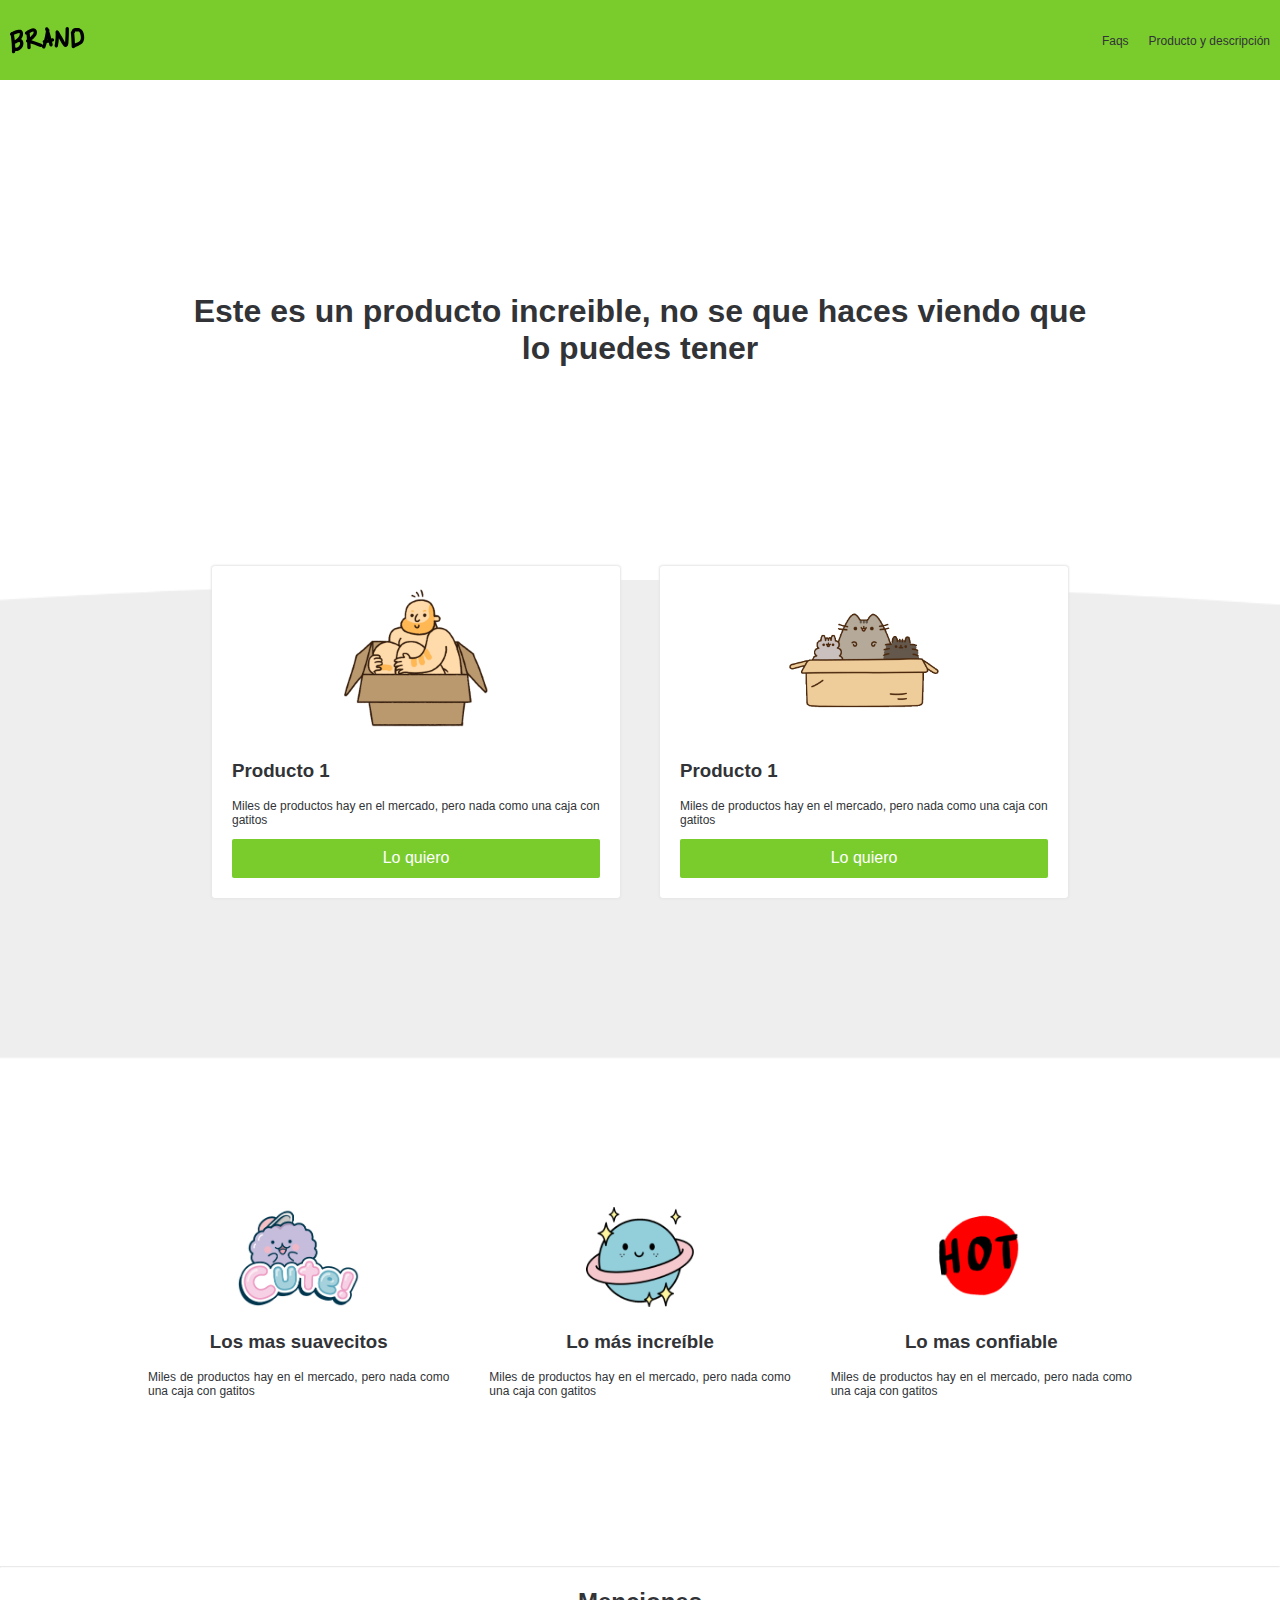
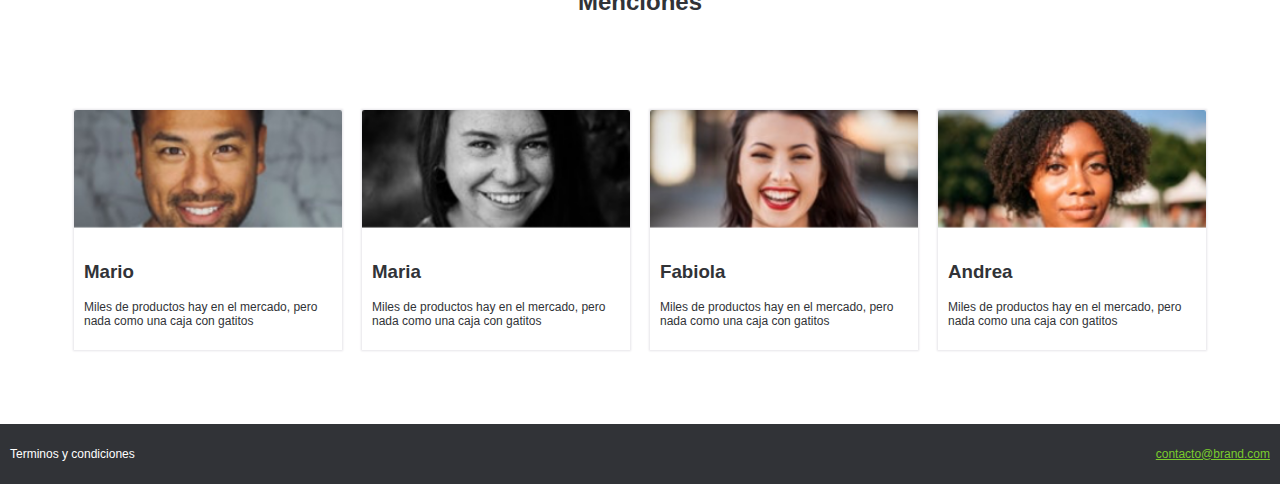
<file: index.html>
<!DOCTYPE html>
<html lang="en">
  <head>
    <meta charset="utf-8">
    <meta name="description" content="Este es un sitio de producto genial">
    <link rel="stylesheet" href="css/grid.css" >
    <link rel="stylesheet" href="css/animations.css">
    <link rel="stylesheet" href="css/normalize.css">
    <link rel="stylesheet" href="css/estilos.css">
    <link rel="stylesheet" href="css/mobile.css">
    <title>BRAND📦</title>

  </head> <!-- Cierra head -->
  <body>
    <nav class="fadeInDown">
      <img src="images/logo.png" alt="">
      <ul>
        <li>
          <a href="#">Faqs</a></li>
        <li>
          <a href="producto.html">Producto y descripción</a></li>
      </ul>
    </nav>
    <h1 class="main_section fadeIn">
      Este es un producto increible, no se que haces viendo que lo puedes tener
    </h1>
    <!-- Inicio productos -->
    <div class="products">
      <div class="product fadeInUp">
        <div class="content">
          <div class="image-product">
            <img src="images/box1.png" alt="">
          </div>
          <h3>Producto 1</h3>
          <p>Miles de productos hay en el mercado, pero nada como una caja con gatitos</p>
          <a href="venta.html">
            <button class="main_btn">
              Lo quiero
            </button>
          </a>
        </div>
      </div>
      <div class="product fadeInUp">
        <div class="content">
          <div class="image-product">
            <img src="images/box2.png" alt="">
          </div>
          <h3>Producto 1</h3>
          <p>Miles de productos hay en el mercado, pero nada como una caja con gatitos</p>
          <a href="venta.html">
            <button class="main_btn">
              Lo quiero
            </button>
          </a> 
        </div>
      </div>
    </div>
    <!-- Fin productos -->
    <!-- Inicia beneficios -->
    <div class="beneficios">
      <div class="beneficio">
        <div class="content_beneficio">
          <img src="images/b1.png" alt="">
          <h3>Los mas suavecitos</h3>
          <p class="text_beneficio">
            Miles de productos hay en el mercado, pero nada como una caja con gatitos
          </p>
        </div>
      </div>
      <div class="beneficio">
        <div class="content_beneficio">
          <img src="images/b2.png" alt="">
          <h3>Lo más increíble</h3>
          <p class="text_beneficio">
            Miles de productos hay en el mercado, pero nada como una caja con gatitos
          </p>
        </div>
      </div>
      <div class="beneficio">
        <div class="content_beneficio">
          <img src="images/b3.png" alt="">
          <h3>Lo mas confiable</h3>
          <p class="text_beneficio">
            Miles de productos hay en el mercado, pero nada como una caja con gatitos
          </p>
        </div>
      </div>
    </div>
    <!-- Fin beneficios -->
    <hr>
    <!-- Inicia menciones -->
    <h2 class="mention_title">Menciones</h2>
    <div class="mentions">
      <div class="mention">
        <div class="content_mention">
          <img src="images/p1.png" alt="">
          <div class="text">
            <h3>Mario</h3>
            <p>Miles de productos hay en el mercado, pero nada como una caja con gatitos</p>
          </div>
        </div>
      </div>
      <div class="mention">
        <div class="content_mention">
          <img src="images/p2.png" alt="">
          <div class="text">
            <h3>Maria</h3>
            <p>Miles de productos hay en el mercado, pero nada como una caja con gatitos</p>
          </div>
        </div>
      </div>
      <div class="mention">
        <div class="content_mention">
          <img src="images/p3.png" alt="">
          <div class="text">
            <h3>Fabiola</h3>
            <p>Miles de productos hay en el mercado, pero nada como una caja con gatitos</p>
          </div>
        </div>
      </div>
      <div class="mention">
        <div class="content_mention">
          <img src="images/p4.png" alt="">
          <div class="text">
            <h3>Andrea</h3>
            <p>Miles de productos hay en el mercado, pero nada como una caja con gatitos</p>
          </div>
        </div>
      </div>
    </div>
    <!-- Fin de menciones -->
    <!-- Inicio de footer -->
    <footer>
      <div class="option">Terminos y condiciones</div>
      <div class="option contact"><a href="mailto:contacto@brand.com">contacto@brand.com</a></div>
    </footer>
    <!-- Fin de Footer -->

    <!-- Script -->
    <script src="scripts/script.js"></script>
  </body> <!-- Cierra body -->
</html> <!-- Cierra html -->
</file>
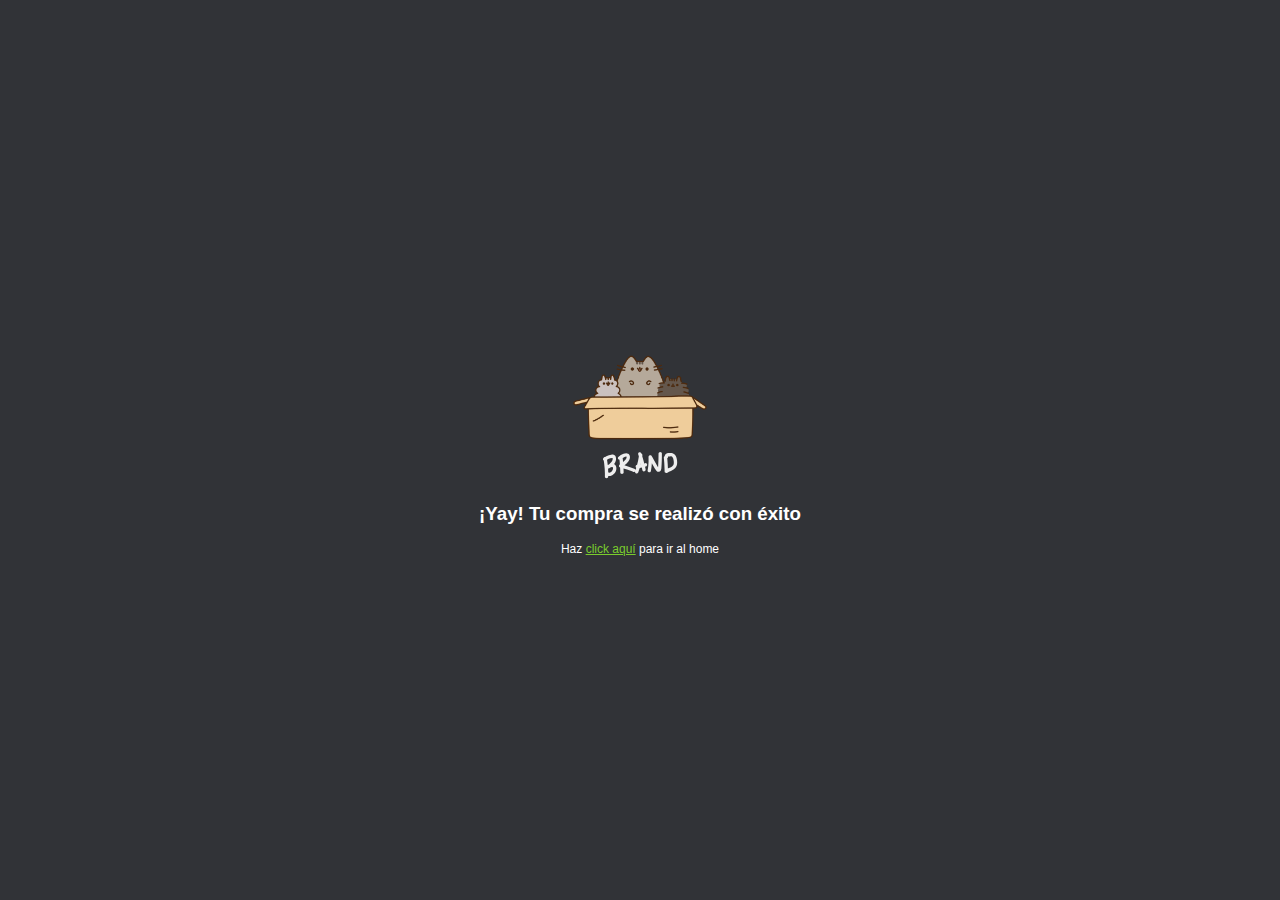
<file: exito.html>
<!DOCTYPE html>
<html lang="es">
<head>
  <meta charset="UTF-8">
  <meta name="viewport" content="width=device-width, initial-scale=1.0">
  <meta http-equiv="X-UA-Compatible" content="ie=edge">
  <link rel="stylesheet" href="css/normalize.css">
  <link rel="stylesheet" href="css/estilos.css">
  <link rel="stylesheet" href="css/animations.css">
  <link rel="stylesheet" href="css/paypal.css">
  <title>Exito</title>
</head>
<body>
  <div class="content_paypal">
    <img src="images/box_brand.png" alt="">
    <h3>¡Yay! Tu compra se realizó con éxito</h3>
    <p>Haz <a href="index.html">click aquí</a> para ir al home</p>
  </div>
</body>
</html>
</file>
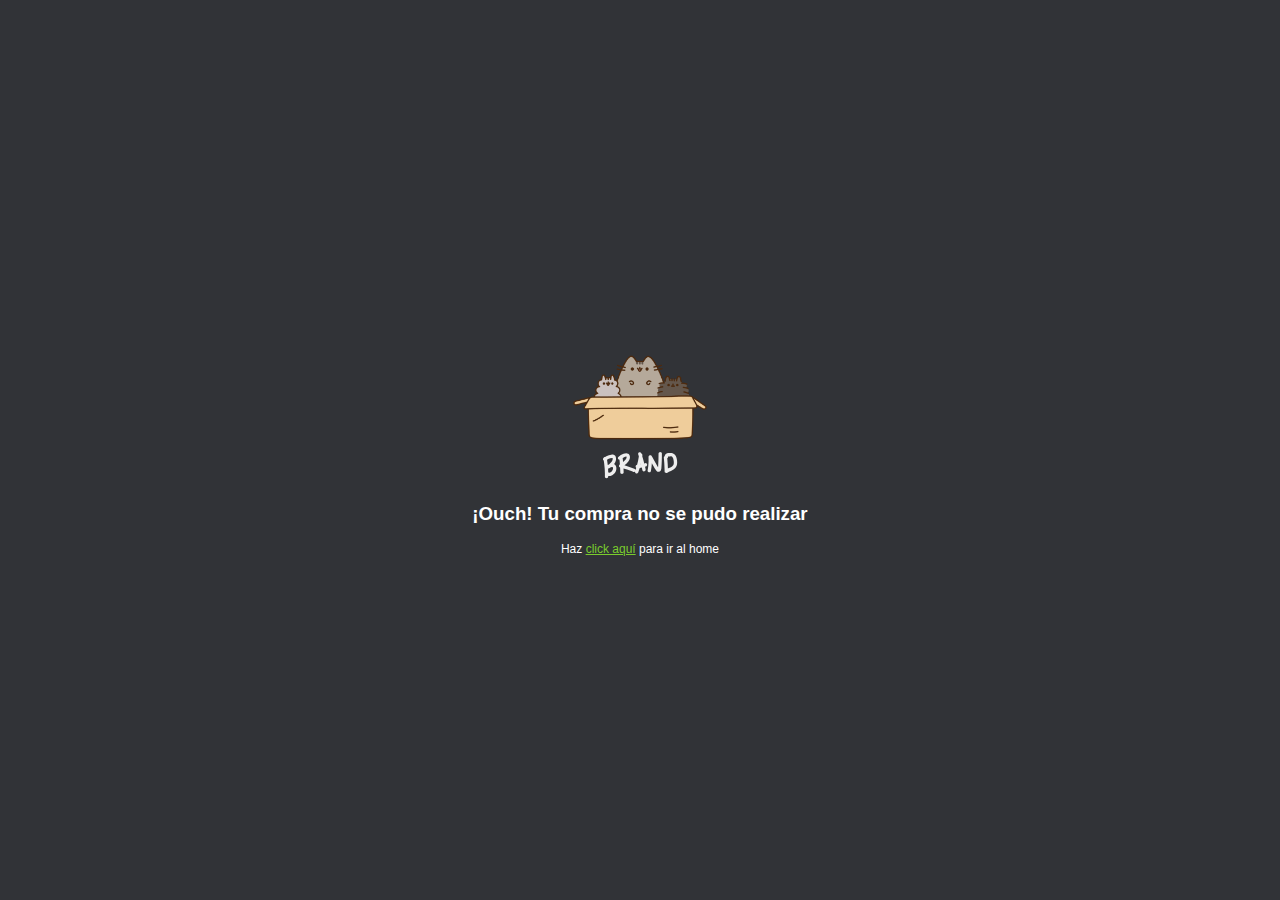
<file: falla.html>
<!DOCTYPE html>
<html lang="es">
<head>
  <meta charset="UTF-8">
  <meta name="viewport" content="width=device-width, initial-scale=1.0">
  <meta http-equiv="X-UA-Compatible" content="ie=edge">
  <link rel="stylesheet" href="css/normalize.css">
  <link rel="stylesheet" href="css/estilos.css">
  <link rel="stylesheet" href="css/animations.css">
  <link rel="stylesheet" href="css/paypal.css">
  <title>Exito</title>
</head>
<body>
  <div class="content_paypal">
    <img src="images/box_brand.png" alt="">
    <h3>¡Ouch! Tu compra no se pudo realizar</h3>
    <p>Haz <a href="index.html">click aquí</a> para ir al home</p>
  </div>
</body>
</html>
</file>
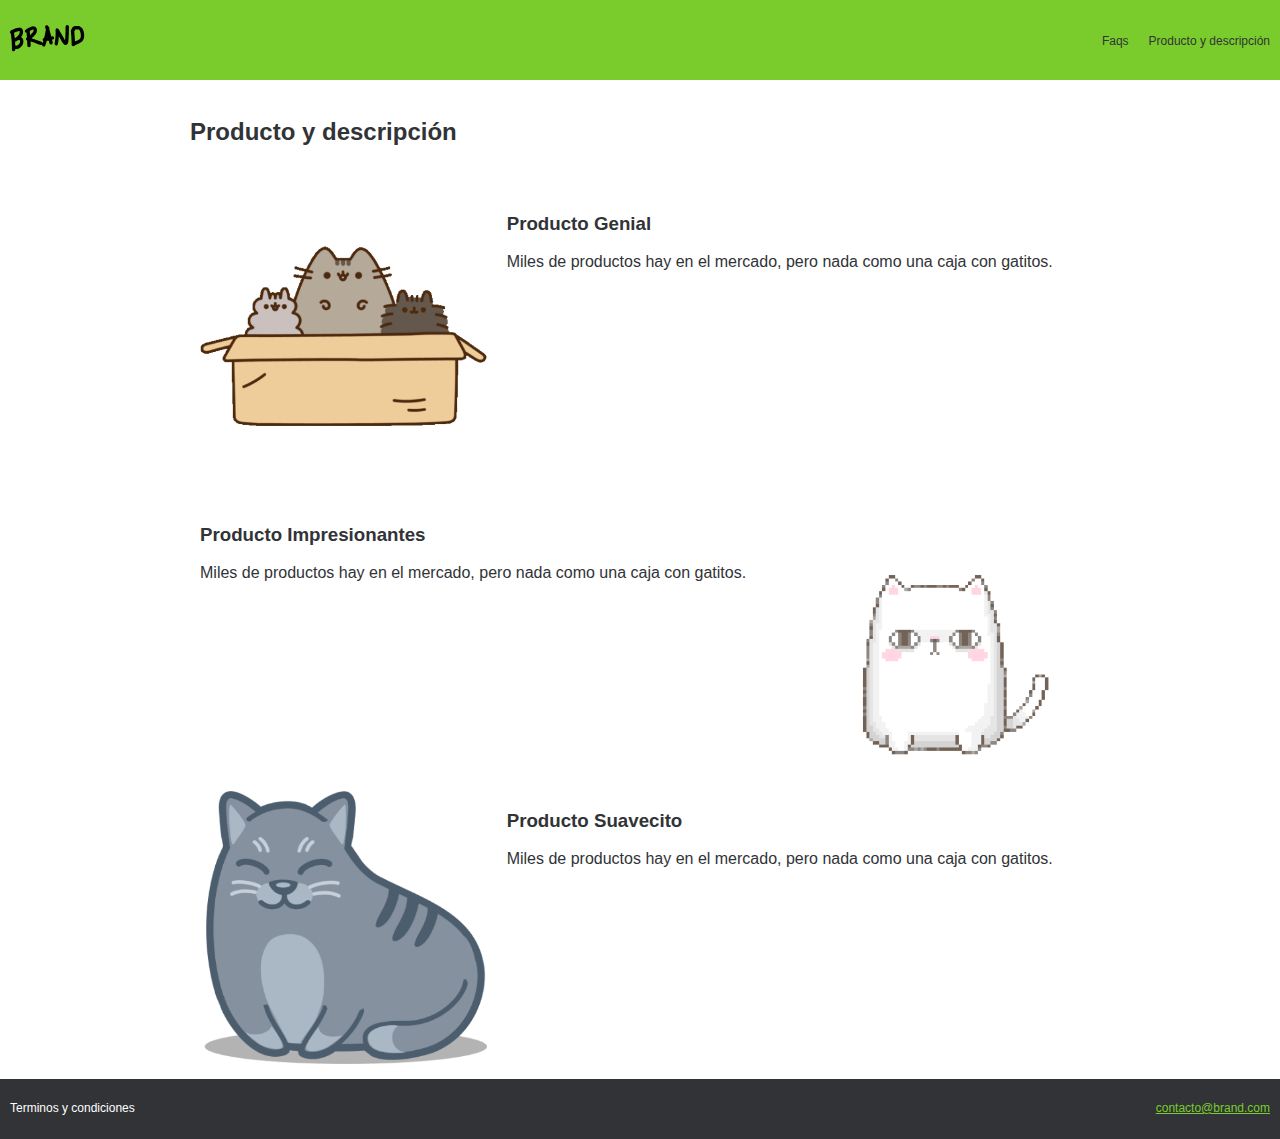
<file: producto.html>
<!DOCTYPE html>
<html lang="en">
  <head>
    <meta charset="utf-8">
    <meta name="description" content="Este es un sitio de producto genial">
    <link rel="stylesheet" href="css/normalize.css">
    <link rel="stylesheet" href="css/estilos.css">
    <link rel="stylesheet" href="css/animations.css">
    <link rel="stylesheet" href="css/grid.css">
    <title>BRAND📦</title>

  </head> <!-- Cierra head -->
  <body>
    <nav>
      <a href="index.html"><img src="images/logo.png" alt=""></a>
      <ul>
        <li>
          <a href="faqs.html">Faqs</a></li>
        <li>
          <a href="#">Producto y descripción</a></li>
      </ul>
    </nav>

    <!-- Empiezan beneficios -->

    <div class="container fadeIn">
        <br>
        <h2>Producto y descripción</h2>
        <br>
        <div class="row">
          <div class="col-4">
            <img src="images/ben1.png" alt="">
          </div>
          <div class="col-8">
            <h3>Producto Genial</h3>
            Miles de productos hay en el mercado, pero nada como una caja con gatitos.
          </div>
        </div>
        <div class="row">
          <div class="col-4 no-desk">
            <img src="images/ben2.png" alt="">
          </div>
          <div class="col-8">
            <h3>Producto Impresionantes</h3>
            Miles de productos hay en el mercado, pero nada como una caja con gatitos.
          </div>
          <div class="col-4 no-mobile">
            <img src="images/ben2.png" alt="">
          </div>
        </div>
        <div class="row">
          <div class="col-4">
            <img src="images/ben3.png" alt="">
          </div>
          <div class="col-8">
            <h3>Producto Suavecito</h3>
            Miles de productos hay en el mercado, pero nada como una caja con gatitos.
          </div>
        </div>
      </div>
    <!-- Empiezan beneficios -->
    <!-- Inicio de footer -->
    <footer>
      <div class="option">Terminos y condiciones</div>
      <div class="option contact"><a href="mailto:contacto@brand.com">contacto@brand.com</a></div>
    </footer>
    <!-- Fin de Footer -->

    <!-- Script -->
    <script src="scripts/script.js"></script>
  </body> <!-- Cierra body -->
</html> <!-- Cierra html -->
</file>
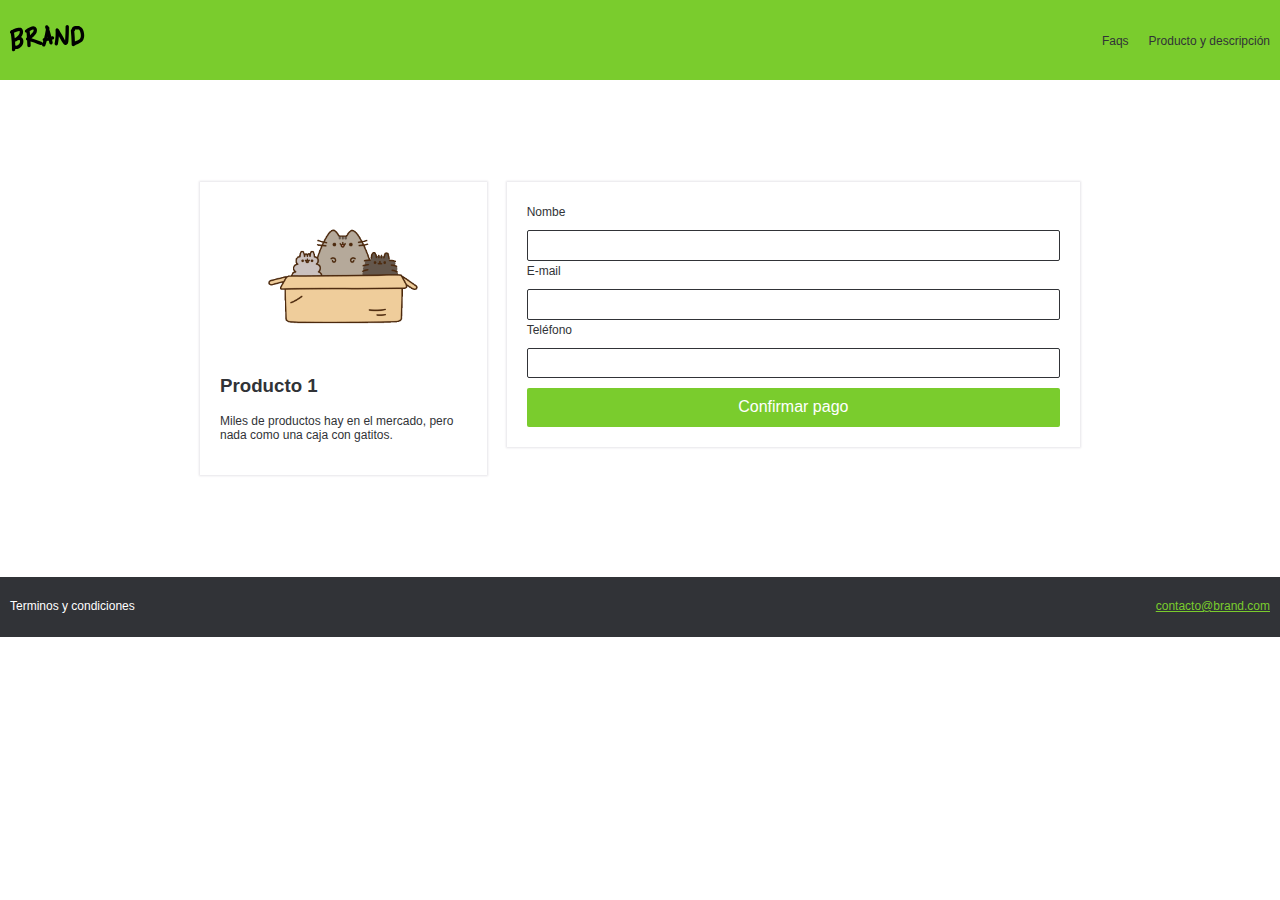
<file: venta.html>
<!DOCTYPE html>
<html lang="en">
  <head>
    <meta charset="utf-8">
    <meta name="description" content="Este es un sitio de producto genial">
    <link rel="stylesheet" href="css/normalize.css">
    <link rel="stylesheet" href="css/estilos.css">
    <link rel="stylesheet" href="css/animations.css">
    <link rel="stylesheet" href="css/grid.css">
    <title>BRAND📦</title>

  </head> <!-- Cierra head -->
  <body>
    <nav>
      <a href="index.html"><img src="images/logo.png" alt=""></a>
      <ul>
        <li>
          <a href="faqs.html">Faqs</a></li>
        <li>
          <a href="#">Producto y descripción</a></li>
      </ul>
    </nav>

    <!-- Empiezan Formulario Venta -->
    <br>
    <br>
    <br>
    <br>
    <br>
    <div class="container">
      <div class="row">
        <div class="col-4">
          <div class="modulo_pago">
            <div class="modulo_pago_img">
              <img src="images/box2.png" alt="">
            </div>
            <h3>
              Producto 1
            </h3>
            <p>
              Miles de productos hay en el mercado, pero nada como una caja con gatitos.
            </p>
          </div>
        </div>
        <div class="col-8">
          <div class="modulo_pago">
            <form action="https://www.paypal.com/cgi-bin/webscr?cmd=_s-xclick&hosted_button_id=43WWUYQ29XSVW" method="POST">
              <label for="name">Nombe</label>
              <br>
              <input type="text" placeholder="" name="name" class="data">
              <br>
              <label for="mail">E-mail</label>
              <br>
              <input type="text" placeholder="" name="mail" class="data">
              <br>
              <label for="phone">Teléfono</label>
              <br>
              <input type="text" placeholder="" name="phone" class="data">
              <input type="submit" class="main_btn" name="submit" value="Confirmar pago">
            </form>
          </div>
        </div>
      </div>
    </div>
    <br>
    <br>
    <br>
    <br>
    <br>

    <!-- Inicio de footer -->
    <footer>
      <div class="option">Terminos y condiciones</div>
      <div class="option contact"><a href="mailto:contacto@brand.com">contacto@brand.com</a></div>
    </footer>
    <!-- Fin de Footer -->

    <!-- Script -->
    <script src="scripts/script.js"></script>
  </body> <!-- Cierra body -->
</html> <!-- Cierra html -->
</file>
<file: css/grid.css>
.container{
  max-width: 900px;
  margin:auto;
}

/* Valor por columna = 8.3333333333 */

.row{
  display: flex;
}

.col-1{
  width: 8.3333333333%;
}
.col-2{
  width: 16.6666666666%;
}
.col-3{
  width: 24.9999999999%;
}
.col-4{
  width: 33.3333333332%;
}
.col-5{
  width: 41.6666666665%;
}
.col-6{
  width: 49.9999999998%;
}
.col-7{
  width: 58.3333333331%;
}
.col-8{
  width: 66.6666666664%;
}
.col-9{
  width: 74.9999999997%;
}
.col-10{
  width: 83.333333333%;
}
.col-11{
  width: 91.6666666663%;
}
.col-12{
  width: 100%;
}

.col-1,.col-2,.col-3,.col-4,.col-5,.col-6,.col-7,.col-8,.col-9,.col-10,.col-11,.col-12{
  padding: 10px;
}
.col-1 img,.col-2 img,.col-3 img,.col-4 img,.col-5 img,.col-6 img,.col-7 img,.col-8 img,.col-9 img,.col-10 img,.col-11 img,.col-12 img{
  width: 100%;
}

.no-desk{
  display: none;
}

@media (max-width:600px) {
  .container{
    padding: 30px;
  }
  .no-mobile{
    display: none
  }
  .no-desk{
    display: initial;
  }
  .row{
    display: inline;
    padding: 10px;
  }
  .col-1,.col-2,.col-3,.col-4,.col-5,.col-6,.col-7,.col-8,.col-9,.col-10,.col-11,.col-12{
    width: 100%;
    padding: 0px;
  }
}
</file>
<file: css/animations.css>
.fadeIn {
  -webkit-animation-duration: 4s;
  animation-duration: 4s;
  -webkit-animation-fill-mode: both;
  animation-fill-mode: both;
  -webkit-animation-name: fadeIn;
  animation-name: fadeIn;
}

@keyframes fadeIn {
  from{
    opacity: 0;
  }
  to{
    opacity: 1;
  }
}

.fadeInDown {
  -webkit-animation-duration: 1s;
  animation-duration: 1s;
  -webkit-animation-fill-mode: both;
  animation-fill-mode: both;
  -webkit-animation-name: fadeInDown;
  animation-name: fadeInDown;
}

@keyframes fadeInDown {
  from {
    opacity: 0;
    -webkit-transform: translate3d(0, -100%, 0);
    transform: translate3d(0, -100%, 0);
  }
  to {
    opacity: 1;
    -webkit-transform: translate3d(0, 0, 0);
    transform: translate3d(0, 0, 0);
  }
}

.fadeInUp {
  -webkit-animation-duration: 1s;
  animation-duration: 1s;
  -webkit-animation-fill-mode: both;
  animation-fill-mode: both;
  -webkit-animation-name: fadeInUp;
  animation-name: fadeInUp;
}

@keyframes fadeInUp {
  from {
    opacity: 0;
    -webkit-transform: translate3d(0, 100%, 0);
    transform: translate3d(0, 100%, 0);
  }
  to {
    opacity: 1;
    -webkit-transform: translate3d(0, 0, 0);
    transform: translate3d(0, 0, 0);
  }
}
</file>
<file: css/estilos.css>
/*
#  ·················
#  ··_______________
#  ·/·___/·___/·___/
#  /·/__(__··|__··)·
#  \___/____/____/··
#  ·················
*/

/*------ Variables */
:root{
  /*------ Colores */
  --green-color: #7ACC2D;
  --black-color: #313337;
  --white-color: white;
  /*------ Tipografía */
  --normal:12px;
  /*------ Espaciado */
  --space:10px;
  --space-2:20px;
  /*------ Box Shadow */
  --box: 0px 0 2px 1px #e6e5e9;
}

/* -------------------------------------------  */
html, body{
  margin:0;
  padding: 0;
  font-family: helvetica;
  color: var(--black-color);
  overflow-x: hidden;
}

p, label {
  font-size: var(--normal);
}

nav{
  display: flex;
  justify-content: space-between;
  align-items: center;
  width: 100%;
  padding: var(--space);
  min-height: 60px;
  background-color: var(--green-color);
}

nav a{
  text-decoration: none;
  color: var(--black-color);
  font-size: var(--normal);
}

nav a:hover{
  color: var(--white-color);
}

nav ul {
  display: flex;
}

nav ul li{
  padding-right: 20px;
  list-style: none;
}

hr{
  opacity: .2;
}

/* ------------------------------------------- MAIN SECTION */

.main_section{
  text-align: center;
  padding: 15%;
}

/* -------------------------------------------  PRODUCTOS */

.products{
  background-image: url("../images/curve.png");
  padding: 15%;
  background-position: center top;
  background-repeat: no-repeat;
  display: flex;
  height: 95px;
  background-size: cover;

}

.product{
  padding: 20px;
  margin-top: -226px;
}

.image-product{
  text-align: center;
}

.content{
  padding: 20px;
  background: var(--white-color);
  border-radius: 3px;
  box-shadow: var(--box);
}

.main_btn{
  padding: var(--space);
  background-color: var(--green-color);
  width: 100%;
  border: 0px;
  border-radius: 2px;
  cursor: pointer;
  color: var(--white-color);
}
.main_btn:hover{
  background-color: #63a426;
}

/* Beneficios */
.beneficios{
  padding: 10%;
  display: flex;
}

.beneficio{
  text-align: center;
  padding: 20px;
}

.beneficio img{
  max-height: 100px
}

.text_beneficio{
  text-align: justify;
}

/* Mentions */
.mentions{
  display: flex;
  padding: 5%;
}
.mention img{
  width: 100%;
}
h2.mention_title{
  text-align: center;
}
.mention{
  padding: var(--space);
}
.content_mention{
  box-shadow: 0px 0 2px 1px #e6e5e9;
}
.mention .text{
  padding: var(--space);
}
/* ------------------------------------------- Venta */
.modulo_pago {
  background-color: var(--white-color);
  box-shadow: var(--box);
  padding: var(--space-2);
}

.modulo_pago_img {
  max-width: 150px;
  width: 100%;
  text-align: center;
  margin: auto;
}

.data {
  margin-top: var(--space);
  width: 100%;
  padding: 5px;
  border-radius: 2px;
  border: 1px solid var(--black-color);
  box-sizing: border-box;
}

.modulo_pago .main_btn {
  margin-top: var(--space);
}

/* ------------------------------------------- Footer */
footer{
  display: flex;
  justify-content: space-between;
  align-items: center;
  font-size: var(--normal);
  background-color: var(--black-color);
  padding: var(--space);
  color: var(--white-color);
  height: 40px;
}

.contact a{
  color: var(--green-color);
}
</file>
<file: css/mobile.css>
@media (max-width: 600px) {
  .products {
    display: inherit;
    height: auto;
  }
  .product {
    margin-top: auto;
  }
  .main_section {
    padding: 4%;
  }
  .beneficios, .mentions {
    display: inherit;
  }
}
</file>
<file: css/paypal.css>
body {
  background-color: var(--black-color);
  text-align: center;
  color: var(--white-color);
  display: flex;
  justify-content: center;
  align-items: center;
  height: 100vh;
}

.content_paypal a {
  color: var(--green-color);
}
</file>
